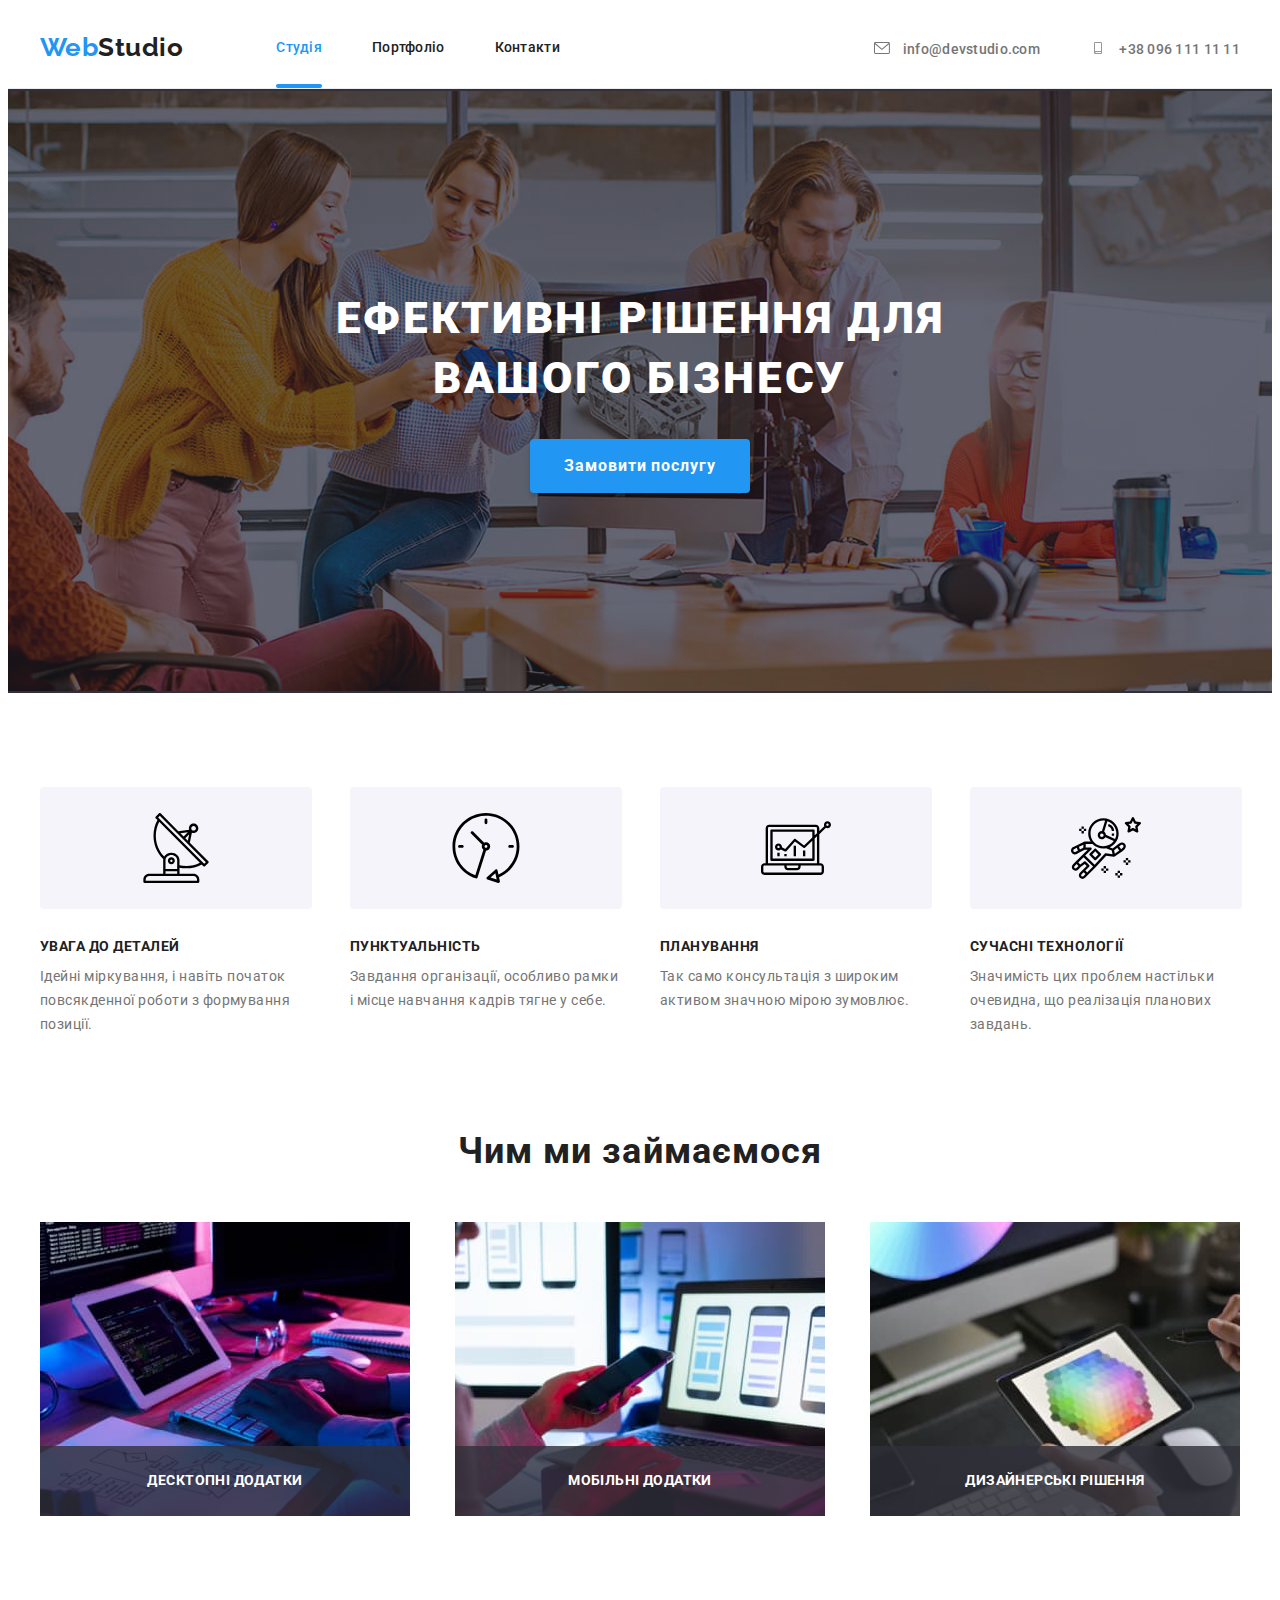
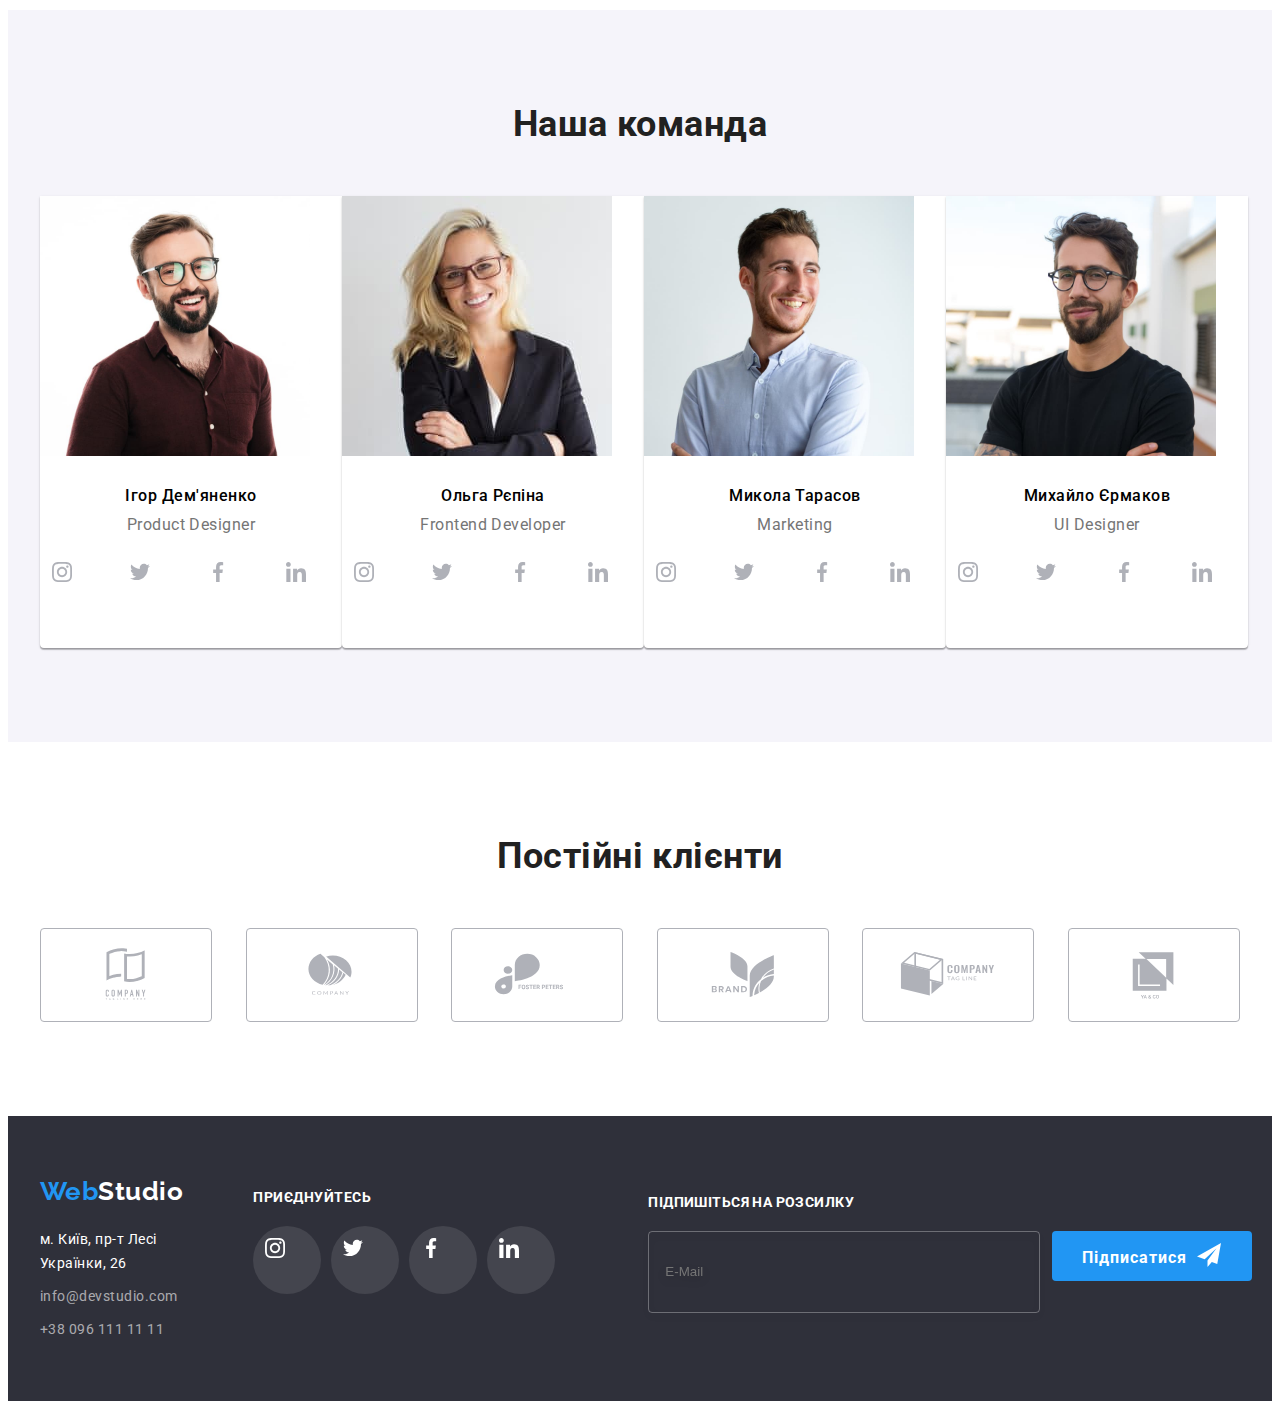
<file: index.html>
<!DOCTYPE html>
<html lang="uk">
  <head>
    <meta charset="UTF-8" />
    <meta http-equiv="X-UA-Compatible" content="IE=edge" />
    <meta name="viewport" content="width=device-width, initial-scale=1.0" />
    <title>WebStudio</title>
    <link
      rel="stylesheet"
      href="https://cdnjs.cloudflare.com/ajax/libs/modern-normalize/1.1.0/modern-normalize.min.css"
      integrity="sha512-wpPYUAdjBVSE4KJnH1VR1HeZfpl1ub8YT/NKx4PuQ5NmX2tKuGu6U/JRp5y+Y8XG2tV+wKQpNHVUX03MfMFn9Q=="
      crossorigin="anonymous"
      referrerpolicy="no-referrer"
    />
    <link rel="preconnect" href="https://fonts.googleapis.com" />
    <link rel="preconnect" href="https://fonts.gstatic.com" crossorigin />
    <link
      href="https://fonts.googleapis.com/css2?family=Raleway:wght@700&family=Roboto:wght@400;500;700;900&display=swap"
      rel="stylesheet"
    />
    <link rel="stylesheet" href="./css/style.css" />
  </head>

  <body>
    <header class="hat">
      <div class="container hat-flex">
        <nav class="hat-navi">
          <a href="./index.html" class="hat-logo">
            <span class="firstlogo">Web</span
            ><span class="secondlogo">Studio</span>
          </a>
          <ul class="link-navi reset">
            <li>
              <a class="link current blue-line line-anim" href="./index.html"
                >Студія</a
              >
            </li>
            <li>
              <a href="./portfolio.html" class="blue-line line-anim"
                >Портфоліо</a
              >
            </li>
            <li>
              <a href="./contacts.html" class="blue-line line-anim">Контакти</a>
            </li>
          </ul>
        </nav>
        <ul class="hat-contact reset">
          <li>
            <a
              href="mailto:info@devstudio.com"
              target="_blank"
              rel="noopener norefferer nofollow"
              class="mailto"
              ><svg
                class="icon-envelope icon-contact"
                style="width: 16; height: 12"
              >
                <use href="./images/icons.svg#icon-envelope"></use>
              </svg>
              info@devstudio.com</a
            >
          </li>
          <li>
            <a class="tell" href="tel:+380961111111"
              ><svg
                class="icon-smartphone icon-contact"
                style="width: 16; height: 12"
              >
                <use href="./images/icons.svg#icon-smartphone"></use>
              </svg>
              +38 096 111 11 11</a
            >
          </li>
        </ul>
      </div>
    </header>

    <main>
      <section class="hero">
        <div class="container">
          <div class="hero-content">
            <h1 class="hero-phrase">Ефективні рішення для вашого бізнесу</h1>
            <button type="button" class="button-hero" data-modal-open>
              Замовити послугу
            </button>
          </div>
        </div>
      </section>

      <section class="quality">
        <div class="container">
          <h2 class="visually-hidden">quality</h2>
          <ul class="reset quality-flex">
            <li>
              <div class="wrapper">
                <svg class="button-icon" width="70" height="70">
                  <use href="./images/icons.svg#icon-antenna"></use>
                </svg>
              </div>
              <h3 class="fact">увага до деталей</h3>
              <p class="descr">
                Ідейні міркування, і навіть початок повсякденної роботи з
                формування позиції.
              </p>
            </li>
            <li>
              <div class="wrapper">
                <svg class="button-icon" width="70" height="70">
                  <use href="./images/icons.svg#icon-clock"></use>
                </svg>
              </div>
              <h3 class="fact">пунктуальність</h3>
              <p class="descr">
                Завдання організації, особливо рамки і місце навчання кадрів
                тягне у себе.
              </p>
            </li>
            <li>
              <div class="wrapper">
                <svg class="button-icon" width="70" height="70">
                  <use href="./images/icons.svg#icon-diagram"></use>
                </svg>
              </div>
              <h3 class="fact">планування</h3>
              <p class="descr">
                Так само консультація з широким активом значною мірою зумовлює.
              </p>
            </li>
            <li>
              <div class="wrapper">
                <svg class="button-icon" width="70" height="70">
                  <use href="./images/icons.svg#icon-astronaut"></use>
                </svg>
              </div>
              <h3 class="fact">сучасні технології</h3>
              <p class="descr">
                Значимість цих проблем настільки очевидна, що реалізація
                планових завдань.
              </p>
            </li>
          </ul>
        </div>
      </section>

      <section class="work">
        <div class="container work-box">
          <h2>Чим ми займаємося</h2>
          <ul class="reset work-flex">
            <li>
              <img src="./images/box_one.jpg" alt="кодування" width="370" />
              <div class="ovarlay">
                <p class="post-text">Десктопні додатки</p>
              </div>
            </li>
            <li>
              <img
                src="./images/box_two.jpg"
                alt="створення застосунків"
                width="370"
              />
              <div class="ovarlay">
                <p class="post-text">Мобільні додатки</p>
              </div>
            </li>
            <li>
              <img src="./images/box_three.jpg" alt="дизайн" width="370" />
              <div class="ovarlay">
                <p class="post-text">Дизайнерські рішення</p>
              </div>
            </li>
          </ul>
        </div>
      </section>

      <section class="team">
        <div class="container">
          <h2>Наша команда</h2>
          <ul class="reset team-flex">
            <li class="persona">
              <img
                src="./images/img_igor.jpg"
                alt="Фото        Ігора"
                width="270"
              />
              <div class="team-descr">
                <h3>Ігор Дем'яненко</h3>
                <p>Product Designer</p>
                <ul class="personal-social">
                  <li>
                    <a href="http://instagram.com">
                      <svg width="20" height="20">
                        <use href="./images/icons.svg#icon-instagram"></use>
                      </svg>
                    </a>
                  </li>
                  <li>
                    <a href="http://twitter.com">
                      <svg width="20" height="20">
                        <use href="./images/icons.svg#icon-twitter"></use>
                      </svg>
                    </a>
                  </li>
                  <li>
                    <a href="http://facebook.com">
                      <svg width="20" height="20">
                        <use href="./images/icons.svg#icon-facebook"></use>
                      </svg>
                    </a>
                  </li>
                  <li>
                    <a href="http://linkedi.com">
                      <svg width="20" height="20">
                        <use href="./images/icons.svg#icon-linkedi"></use>
                      </svg>
                    </a>
                  </li>
                </ul>
              </div>
            </li>
            <li class="persona">
              <img
                src="./images/img_olya.jpg"
                alt="Фото      Ольги"
                width="270"
              />
              <div class="team-descr">
                <h3>Ольга Рєпіна</h3>
                <p>Frontend Developer</p>
                <ul class="personal-social">
                  <li>
                    <a href="http://instagram.com">
                      <svg width="20" height="20">
                        <use href="./images/icons.svg#icon-instagram"></use>
                      </svg>
                    </a>
                  </li>
                  <li>
                    <a href="http://twitter.com">
                      <svg width="20" height="20">
                        <use href="./images/icons.svg#icon-twitter"></use>
                      </svg>
                    </a>
                  </li>
                  <li>
                    <a href="http://facebook.com">
                      <svg width="20" height="20">
                        <use href="./images/icons.svg#icon-facebook"></use>
                      </svg>
                    </a>
                  </li>
                  <li>
                    <a href="http://linkedi.com">
                      <svg width="20" height="20">
                        <use href="./images/icons.svg#icon-linkedi"></use>
                      </svg>
                    </a>
                  </li>
                </ul>
              </div>
            </li>

            <li class="persona">
              <img
                src="./images/img_mikola.jpg"
                alt="Фото      Миколи"
                width="270"
              />
              <div class="team-descr">
                <h3>Микола Тарасов</h3>
                <p>Marketing</p>
                <ul class="personal-social">
                  <li>
                    <a href="http://instagram.com">
                      <svg width="20" height="20">
                        <use href="./images/icons.svg#icon-instagram"></use>
                      </svg>
                    </a>
                  </li>
                  <li>
                    <a href="http://twitter.com">
                      <svg width="20" height="20">
                        <use href="./images/icons.svg#icon-twitter"></use>
                      </svg>
                    </a>
                  </li>
                  <li>
                    <a href="http://facebook.com">
                      <svg width="20" height="20">
                        <use href="./images/icons.svg#icon-facebook"></use>
                      </svg>
                    </a>
                  </li>
                  <li>
                    <a href="http://linkedi.com">
                      <svg width="20" height="20">
                        <use href="./images/icons.svg#icon-linkedi"></use>
                      </svg>
                    </a>
                  </li>
                </ul>
              </div>
            </li>
            <li class="persona">
              <img
                src="./images/img_michael.jpg"
                alt="Фото      Михайла"
                width="270"
              />
              <div class="team-descr">
                <h3>Михайло Єрмаков</h3>
                <p>UI Designer</p>
                <ul class="personal-social">
                  <li>
                    <a href="http://instagram.com">
                      <svg width="20" height="20">
                        <use href="./images/icons.svg#icon-instagram"></use>
                      </svg>
                    </a>
                  </li>
                  <li>
                    <a href="http://twitter.com">
                      <svg width="20" height="20">
                        <use href="./images/icons.svg#icon-twitter"></use>
                      </svg>
                    </a>
                  </li>
                  <li>
                    <a href="http://facebook.com">
                      <svg width="20" height="20">
                        <use href="./images/icons.svg#icon-facebook"></use>
                      </svg>
                    </a>
                  </li>
                  <li>
                    <a href="http://linkedi.com">
                      <svg width="20" height="20">
                        <use href="./images/icons.svg#icon-linkedi"></use>
                      </svg>
                    </a>
                  </li>
                </ul>
              </div>
            </li>
          </ul>
        </div>
      </section>
      <section class="clients">
        <div class="container">
          <h2 class="clients-phrase">Постійні клієнти</h2>
          <ul>
            <li class="brand">
              <a class="link-company" href="">
                <svg class="branded-logo" width="106" height="60">
                  <use href="./images/icons.svg#icon-Logo-1"></use>
                </svg>
              </a>
            </li>
            <li>
              <a class="link-company" href="">
                <svg class="branded-logo" width="106" height="60">
                  <use href="./images/icons.svg#icon-Logo-2"></use>
                </svg>
              </a>
            </li>
            <li>
              <a class="link-company" href="">
                <svg class="branded-logo" width="106" height="60">
                  <use href="./images/icons.svg#icon-Logo-3"></use>
                </svg>
              </a>
            </li>
            <li>
              <a class="link-company" href="">
                <svg class="branded-logo" width="106" height="60">
                  <use href="./images/icons.svg#icon-Logo-4"></use>
                </svg>
              </a>
            </li>
            <li>
              <a class="link-company" href="">
                <svg class="branded-logo" width="106" height="60">
                  <use href="./images/icons.svg#icon-Logo-5"></use>
                </svg>
              </a>
            </li>
            <li>
              <a class="link-company" href="">
                <svg class="branded-logo" width="106" height="60">
                  <use href="./images/icons.svg#icon-Logo"></use>
                </svg>
              </a>
            </li>
          </ul>
        </div>
      </section>
    </main>

    <footer class="section-footer">
      <div class="container footer-box">
        <div class="footer-address">
          <a href="./" class="logofooter">
            <span class="thirdlogo">Web</span
            ><span class="fourthlogo">Studio</span>
          </a>
          <address class="footaddress">
            <a
              href="https://goo.gl/maps/dP5WaD3w5aMma61z8"
              class="maps"
              target="_blank"
              rel="nofollow noopener norefferer"
              >м. Київ, пр-т Лесі Українки, 26</a
            >
            <a
              href="mailto:info@devstudio.com"
              class="cont email"
              rel="nofollow noopener norefferer"
              >info@devstudio.com</a
            >
            <a href="tel:+380961111111" class="cont tel">+38 096 111 11 11</a>
          </address>
        </div>
        <div class="connect-social">
          <p class="connect-phrase">приєднуйтесь</p>
          <ul class="icon-soc-box">
            <li class="icon-social">
              <a class="icon-position" href="https://www.instagram.com/">
                <svg class="iconlink" width="20" height="20">
                  <use href="./images/icons.svg#icon-instagram"></use>
                </svg>
              </a>
            </li>
            <li class="icon-social">
              <a class="icon-position" href="https://twitter.com/?lang=uk">
                <svg class="iconlink" width="20" height="20">
                  <use href="./images/icons.svg#icon-twitter"></use>
                </svg>
              </a>
            </li>
            <li class="icon-social">
              <a class="icon-position" href="https://www.facebook.com/">
                <svg class="iconlink" width="20" height="20">
                  <use href="./images/icons.svg#icon-facebook"></use>
                </svg>
              </a>
            </li>
            <li class="icon-social">
              <a class="icon-position" href="https://www.linkedin.com">
                <svg class="iconlink" width="20" height="20">
                  <use href="./images/icons.svg#icon-linkedi"></use>
                </svg>
              </a>
            </li>
          </ul>
        </div>
        <div class="subscription-social">
          <strong class="footer-form-title">Підпишіться на розсилку</strong>
          <form class="form-social">
            <label class="label-form-social">
              <input
                class="input-form-social"
                type="email"
                name="mail"
                placeholder="E-Mail"
            /></label>
            <button class="btn-submit-social" type="sumbit">
              Підписатися
              <svg class="form-sub-icon" width="24" height="24">
                <use href="./images/icons.svg#icon-icon-send"></use>
              </svg>
            </button>
          </form>
        </div>
      </div>
    </footer>
    <div class="backdrop is-hidden" data-modal>
      <div class="modal modal-animation">
        <button class="close-btn" data-modal-close>
          <svg class="close-modal" width="18" height="18">
            <use href="./images/icons.svg#icon-close-black"></use>
          </svg>
        </button>
        <strong class="modal-form-title"
          >Залиште свої дані, ми вам передзвонимо</strong
        >
        <form class="modal-form">
          <label class="modal-form-label"
            >Ім'я
            <div class="modal-form-wrapper" role="group">
              <input class="modal-form-feild" name="name" type="text" />
              <svg class="modal-form-icon" width="18" height="18">
                <use href="./images/icons.svg#icon-person-black"></use>
              </svg>
            </div>
          </label>
          <label class="modal-form-label"
            >Телефон
            <div class="modal-form-wrapper" role="group">
              <input class="modal-form-feild" name="phone" type="tel" />
              <svg class="modal-form-icon" width="18" height="18">
                <use href="./images/icons.svg#icon-phone-black"></use>
              </svg>
            </div>
          </label>
          <label class="modal-form-label"
            >Пошта
            <div class="modal-form-wrapper" role="group">
              <input class="modal-form-feild" name="mail" type="email" />
              <svg class="modal-form-icon" width="18" height="18">
                <use href="./images/icons.svg#icon-email-black"></use>
              </svg>
            </div>
          </label>
          <label class="form-label-coments"
            >Коментар
            <textarea
              class="modal-form-coments"
              name="coments"
              rows="6"
              placeholder="Введіть текст"
            ></textarea>
          </label>
          <div class="modal-form-chek" role="group">
            <input
              class="modal-form-checkbox"
              type="checkbox"
              name="policy"
              id="checkbox"
            />
            <span class="checkbox-icon"></span>
            <label class="form-label-checkbox" for="checkbox">
              Погоджуюся з розсилкою та приймаю
              <a class="modal-form-link" href="">Умови договору</a>
            </label>
          </div>
          <button class="modal-form-button button" type="submit">
            Відправити
          </button>
        </form>
      </div>
    </div>
    <script src="./js/modal.js"></script>
  </body>
</html>
</file>
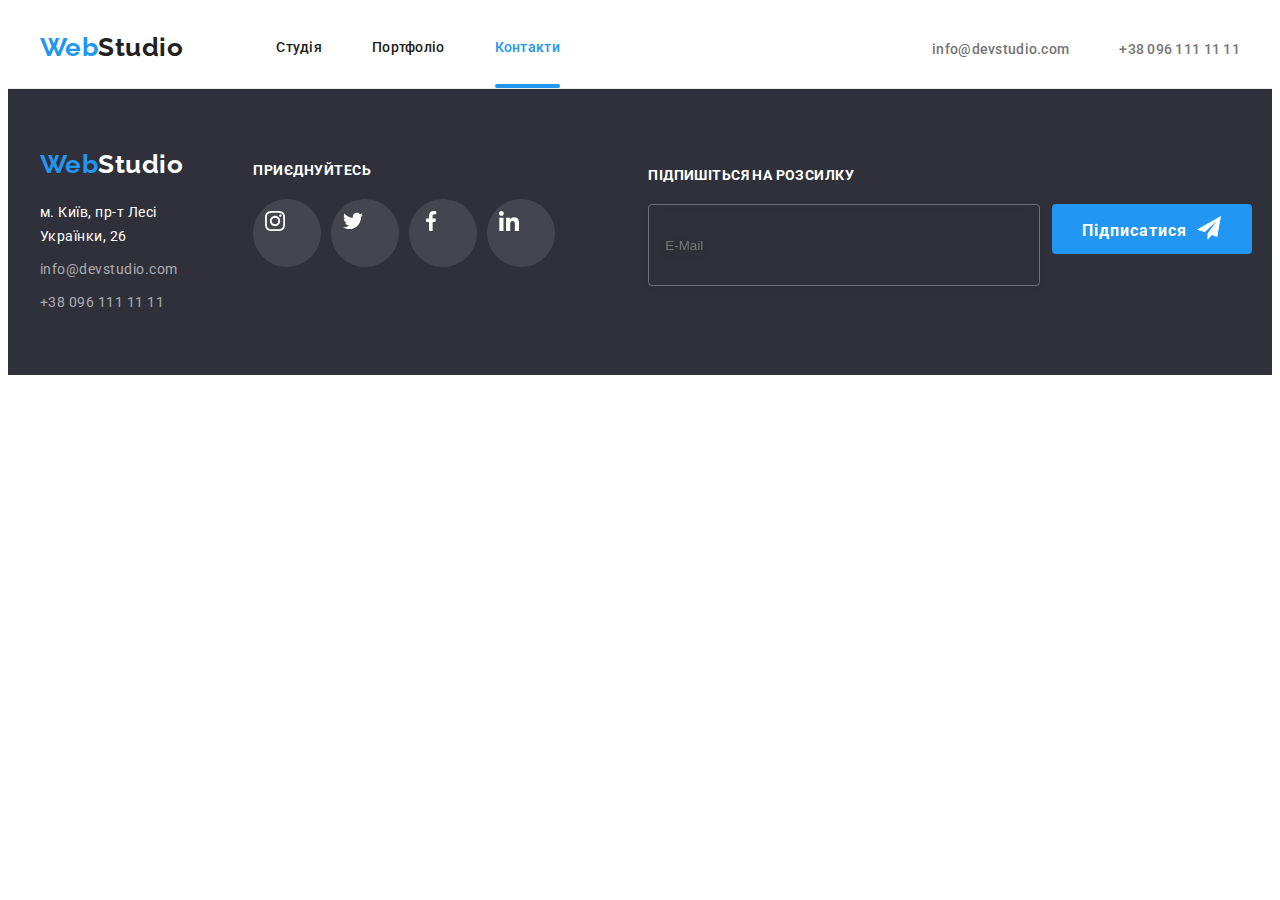
<file: contacts.html>
<!DOCTYPE html>
<html lang="uk">
  <head>
    <meta charset="UTF-8" />
    <meta http-equiv="X-UA-Compatible" content="IE=edge" />
    <meta name="viewport" content="width=device-width, initial-scale=1.0" />
    <title>Portfolio</title>
    <link
      rel="stylesheet"
      href="https://cdnjs.cloudflare.com/ajax/libs/modern-normalize/1.1.0/modern-normalize.min.css"
      integrity="sha512-wpPYUAdjBVSE4KJnH1VR1HeZfpl1ub8YT/NKx4PuQ5NmX2tKuGu6U/JRp5y+Y8XG2tV+wKQpNHVUX03MfMFn9Q=="
      crossorigin="anonymous"
      referrerpolicy="no-referrer"
    />
    <link rel="preconnect" href="https://fonts.googleapis.com" />
    <link rel="preconnect" href="https://fonts.gstatic.com" crossorigin />
    <link
      href="https://fonts.googleapis.com/css2?family=Raleway:wght@700&family=Roboto:wght@400;500;700;900&display=swap"
      rel="stylesheet"
    />
    <link rel="stylesheet" href="./css/style.css" />
  </head>

  <body>
    <header class="hat">
      <div class="container hat-flex">
        <nav class="hat-navi">
          <a href="./" class="hat-logo">
            <span class="firstlogo">Web</span
            ><span class="secondlogo">Studio</span>
          </a>
          <ul class="link-navi reset">
            <li><a href="./index.html" class="blue-line">Студія</a></li>
            <li><a href="./portfolio.html" class="blue-line">Портфоліо</a></li>
            <li>
              <a class="link current blue-line" href="./contacts.html"
                >Контакти</a
              >
            </li>
          </ul>
        </nav>
        <ul class="hat-contact reset">
          <li>
            <a
              href="mailto:info@devstudio.com"
              target="_blank"
              rel="noopener norefferer nofollow"
              >info@devstudio.com</a
            >
          </li>
          <li>
            <a href="tel:+380961111111">+38 096 111 11 11</a>
          </li>
        </ul>
      </div>
    </header>

    <main></main>

    <footer class="section-footer">
      <div class="container footer-box">
        <div class="footer-address">
          <a href="./" class="logofooter">
            <span class="thirdlogo">Web</span
            ><span class="fourthlogo">Studio</span>
          </a>
          <address class="footaddress">
            <a
              href="https://goo.gl/maps/dP5WaD3w5aMma61z8"
              class="maps"
              target="_blank"
              rel="nofollow noopener norefferer"
              >м. Київ, пр-т Лесі Українки, 26</a
            >
            <a
              href="mailto:info@devstudio.com"
              class="cont email"
              rel="nofollow noopener norefferer"
              >info@devstudio.com</a
            >
            <a href="tel:+380961111111" class="cont tel">+38 096 111 11 11</a>
          </address>
        </div>
        <div class="connect-social">
          <p class="connect-phrase">приєднуйтесь</p>
          <ul class="icon-soc-box">
            <li class="icon-social">
              <a class="icon-position" href="https://www.instagram.com/">
                <svg class="iconlink" width="20" height="20">
                  <use href="./images/icons.svg#icon-instagram"></use>
                </svg>
              </a>
            </li>
            <li class="icon-social">
              <a class="icon-position" href="https://twitter.com/?lang=uk">
                <svg class="iconlink" width="20" height="20">
                  <use href="./images/icons.svg#icon-twitter"></use>
                </svg>
              </a>
            </li>
            <li class="icon-social">
              <a class="icon-position" href="https://www.facebook.com/">
                <svg class="iconlink" width="20" height="20">
                  <use href="./images/icons.svg#icon-facebook"></use>
                </svg>
              </a>
            </li>
            <li class="icon-social">
              <a class="icon-position" href="https://www.linkedin.com">
                <svg class="iconlink" width="20" height="20">
                  <use href="./images/icons.svg#icon-linkedi"></use>
                </svg>
              </a>
            </li>
          </ul>
        </div>
        <div class="subscription-social">
          <strong class="footer-form-title">Підпишіться на розсилку</strong>
          <form class="form-social">
            <label class="label-form-social">
              <input
                class="input-form-social"
                type="email"
                name="mail"
                placeholder="E-Mail"
            /></label>
            <button class="btn-submit-social" type="sumbit">
              Підписатися
              <svg class="form-sub-icon" width="24" height="24">
                <use href="./images/icons.svg#icon-icon-send"></use>
              </svg>
            </button>
          </form>
        </div>
      </div>
    </footer>
  </body>
  <script src="./js/modal.js"></script>
</html>
</file>
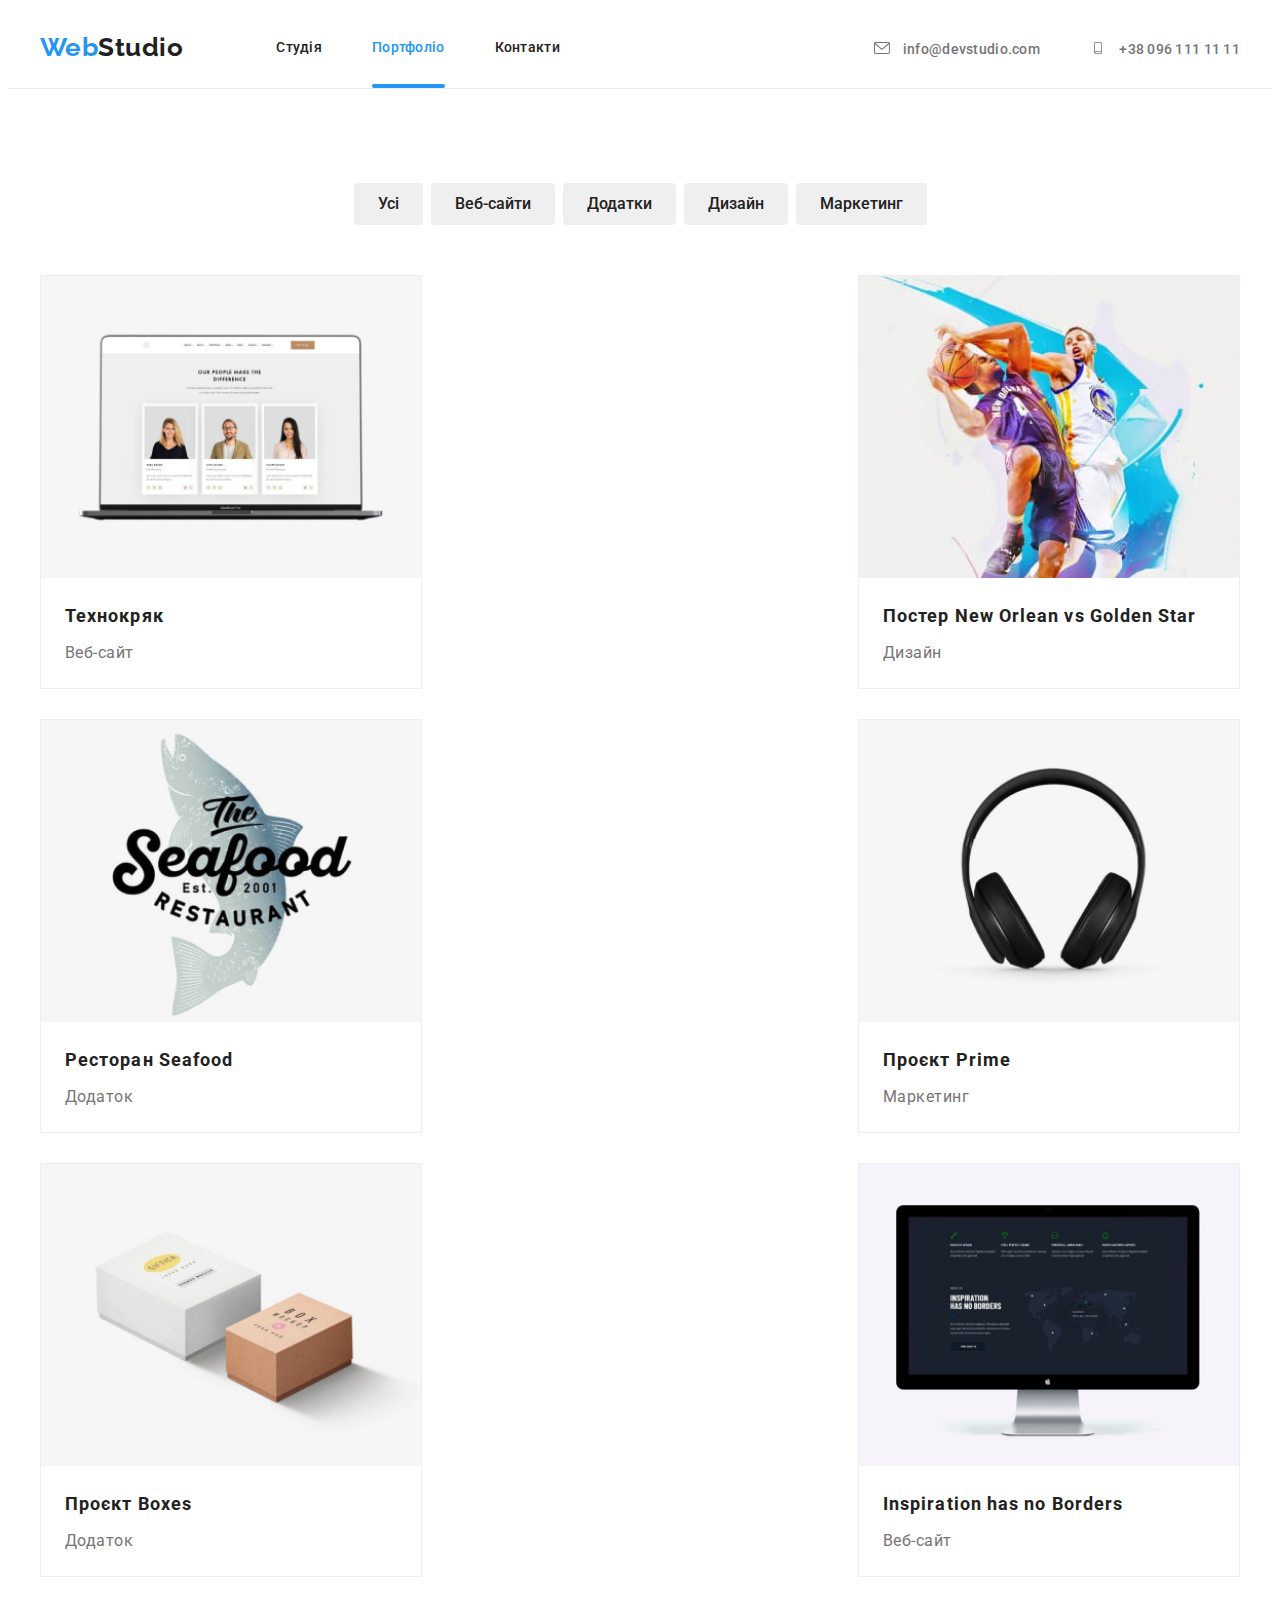
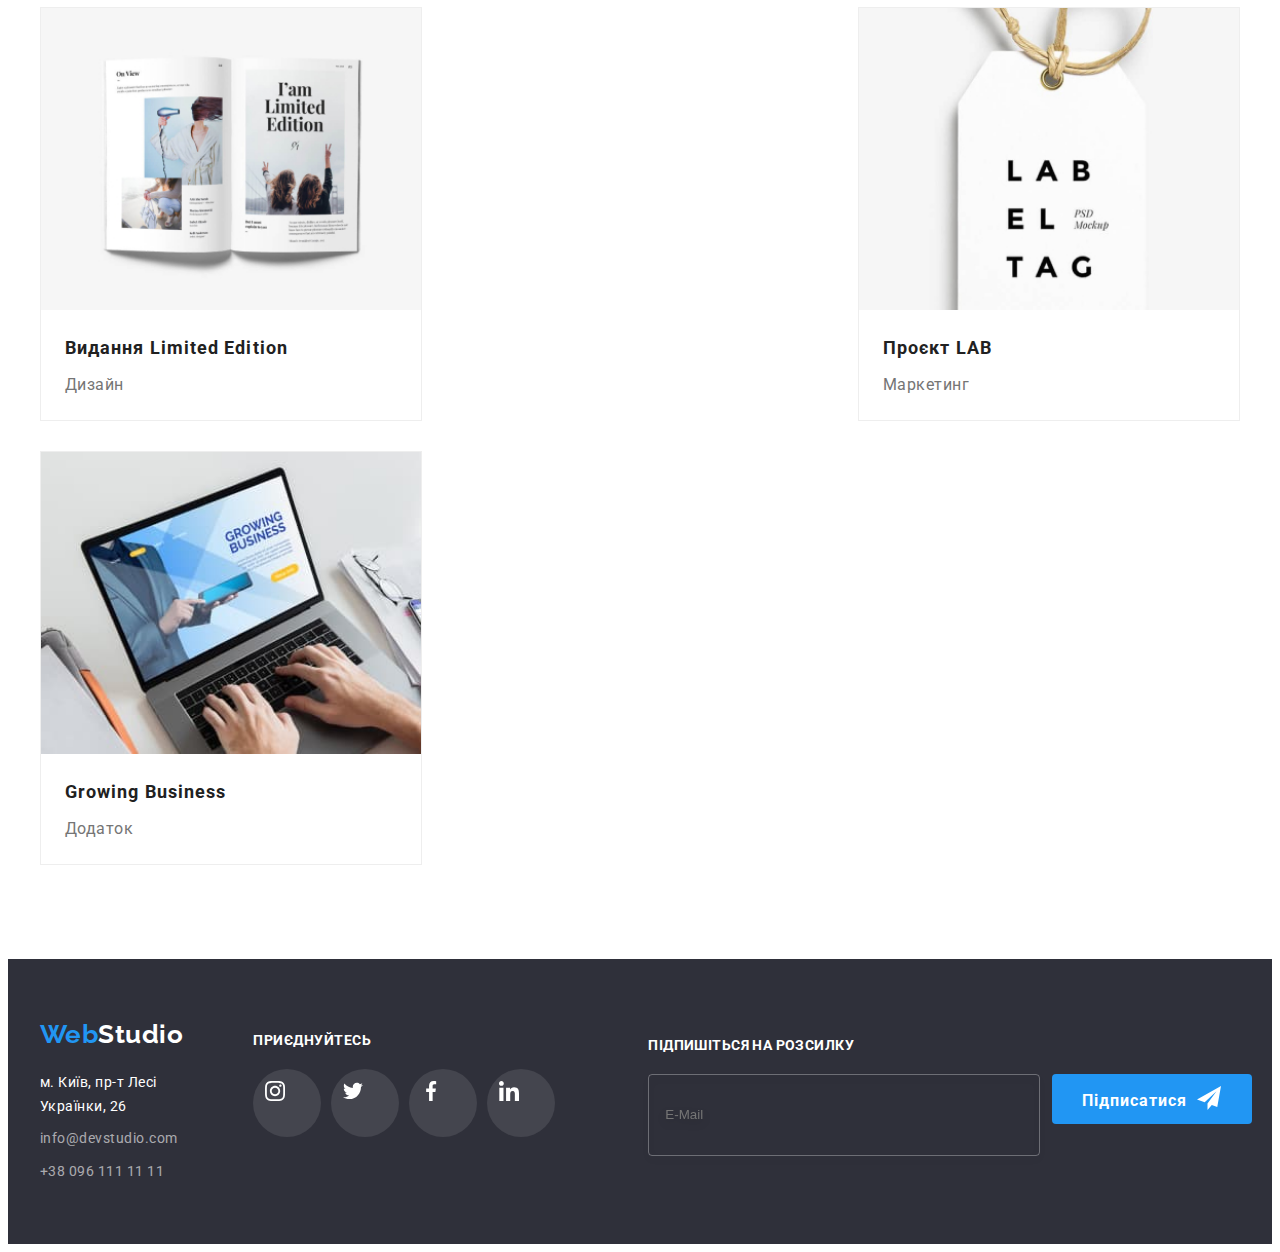
<file: portfolio.html>
<!DOCTYPE html>
<html lang="uk">
  <head>
    <meta charset="UTF-8" />
    <meta http-equiv="X-UA-Compatible" content="IE=edge" />
    <meta name="viewport" content="width=device-width, initial-scale=1.0" />
    <title>Portfolio</title>
    <link
      rel="stylesheet"
      href="https://cdnjs.cloudflare.com/ajax/libs/modern-normalize/1.1.0/modern-normalize.min.css"
      integrity="sha512-wpPYUAdjBVSE4KJnH1VR1HeZfpl1ub8YT/NKx4PuQ5NmX2tKuGu6U/JRp5y+Y8XG2tV+wKQpNHVUX03MfMFn9Q=="
      crossorigin="anonymous"
      referrerpolicy="no-referrer"
    />
    <link rel="preconnect" href="https://fonts.googleapis.com" />
    <link rel="preconnect" href="https://fonts.gstatic.com" crossorigin />
    <link
      href="https://fonts.googleapis.com/css2?family=Raleway:wght@700&family=Roboto:wght@400;500;700;900&display=swap"
      rel="stylesheet"
    />
    <link rel="stylesheet" href="./css/style.css" />
  </head>

  <body>
    <header class="hat">
      <div class="container hat-flex">
        <nav class="hat-navi">
          <a href="./" class="hat-logo">
            <span class="firstlogo">Web</span
            ><span class="secondlogo">Studio</span>
          </a>
          <ul class="link-navi reset">
            <li><a href="./index.html" class="blue-line">Студія</a></li>
            <li>
              <a class="link current blue-line" href="./portfolio.html"
                >Портфоліо</a
              >
            </li>
            <li><a href="./contacts.html" class="blue-line">Контакти</a></li>
          </ul>
        </nav>
        <ul class="hat-contact reset">
          <li>
            <a
              href="mailto:info@devstudio.com"
              target="_blank"
              rel="noopener norefferer nofollow"
              class="mailto"
              ><svg
                class="icon-envelope icon-contact"
                style="width: 16; height: 12"
              >
                <use href="./images/icons.svg#icon-envelope"></use>
              </svg>
              info@devstudio.com</a
            >
          </li>
          <li>
            <a class="tell" href="tel:+380961111111"
              ><svg
                class="icon-smartphone icon-contact"
                style="width: 16; height: 12"
              >
                <use href="./images/icons.svg#icon-smartphone"></use>
              </svg>
              +38 096 111 11 11</a
            >
          </li>
        </ul>
      </div>
    </header>

    <main>
      <section class="product filters">
        <div class="container filter-flex">
          <h1 class="visually-hidden">Приклади робіт</h1>
          <ul class="btn-section reset">
            <li><button type="button" class="btn-filter">Усі</button></li>
            <li><button type="button" class="btn-filter">Веб-сайти</button></li>
            <li><button type="button" class="btn-filter">Додатки</button></li>
            <li><button type="button" class="btn-filter">Дизайн</button></li>
            <li><button type="button" class="btn-filter">Маркетинг</button></li>
          </ul>
          <ul class="product-link reset">
            <li class="item-card">
              <a href="" class="card-hover">
                <div class="item-thumb">
                  <img
                    src="./images/imgboxone.jpg"
                    alt="технокряк вебсайт"
                    width="370"
                  />
                  <div class="item-overlay">
                    <p class="item-overlay-text">
                      Ресурс пропонує комплексні пропозиції з різним рівнем
                      функціоналу та сервісів. Все це дозволить відвідувачу
                      отримати вичерпні відомості про компанію чи приватну
                      особу.
                    </p>
                  </div>
                </div>

                <div class="card-title">
                  <h2>Технокряк</h2>
                  <p>Веб-сайт</p>
                </div>
              </a>
            </li>
            <li class="item-card">
              <a href="" class="card-hover">
                <div class="item-thumb">
                  <img
                    src="./images/imgboxtwo.jpg"
                    alt="постер протистояння"
                    width="370"
                  />
                  <div class="item-overlay">
                    <p class="item-overlay-text">
                      Ресурс пропонує комплексні пропозиції з різним рівнем
                      функціоналу та сервісів. Все це дозволить відвідувачу
                      отримати вичерпні відомості про компанію чи приватну
                      особу.
                    </p>
                  </div>
                </div>
                <div class="card-title">
                  <h2>Постер New Orlean vs Golden Star</h2>
                  <p>Дизайн</p>
                </div>
              </a>
            </li>
            <li class="item-card">
              <a href="" class="card-hover">
                <div class="item-thumb">
                  <img
                    src="./images/imgboxthree.jpg"
                    alt="ресторан сеофуд"
                    width="370"
                  />
                  <div class="item-overlay">
                    <p class="item-overlay-text">
                      Ресурс пропонує комплексні пропозиції з різним рівнем
                      функціоналу та сервісів. Все це дозволить відвідувачу
                      отримати вичерпні відомості про компанію чи приватну
                      особу.
                    </p>
                  </div>
                </div>
                <div class="card-title">
                  <h2>Ресторан Seafood</h2>
                  <p>Додаток</p>
                </div>
              </a>
            </li>
            <li class="item-card">
              <a href="" class="card-hover">
                <div class="item-thumb">
                  <img
                    src="./images/imgboxfour.jpg"
                    alt="проект праймер"
                    width="370"
                  />
                  <div class="item-overlay">
                    <p class="item-overlay-text">
                      Ресурс пропонує комплексні пропозиції з різним рівнем
                      функціоналу та сервісів. Все це дозволить відвідувачу
                      отримати вичерпні відомості про компанію чи приватну
                      особу.
                    </p>
                  </div>
                </div>
                <div class="card-title">
                  <h2>Проєкт Prime</h2>
                  <p>Маркетинг</p>
                </div>
              </a>
            </li>
            <li class="item-card">
              <a href="" class="card-hover">
                <div class="item-thumb">
                  <img
                    src="./images/imgboxfive.jpg"
                    alt="проект коробка"
                    width="370"
                  />
                  <div class="item-overlay">
                    <p class="item-overlay-text">
                      Ресурс пропонує комплексні пропозиції з різним рівнем
                      функціоналу та сервісів. Все це дозволить відвідувачу
                      отримати вичерпні відомості про компанію чи приватну
                      особу.
                    </p>
                  </div>
                </div>
                <div class="card-title">
                  <h2>Проєкт Boxes</h2>
                  <p>Додаток</p>
                </div>
              </a>
            </li>
            <li class="item-card">
              <a href="" class="card-hover">
                <div class="item-thumb">
                  <img
                    src="./images/imgboxsix.jpg"
                    alt="інспірація без рамок"
                    width="370"
                  />
                  <div class="item-overlay">
                    <p class="item-overlay-text">
                      Ресурс пропонує комплексні пропозиції з різним рівнем
                      функціоналу та сервісів. Все це дозволить відвідувачу
                      отримати вичерпні відомості про компанію чи приватну
                      особу.
                    </p>
                  </div>
                </div>
                <div class="card-title">
                  <h2>Inspiration has no Borders</h2>
                  <p>Веб-сайт</p>
                </div>
              </a>
            </li>
            <li class="item-card">
              <a href="" class="card-hover">
                <div class="item-thumb">
                  <img
                    src="./images/imgboxseven.jpg"
                    alt="лімітовані видання"
                    width="370"
                  />
                  <div class="item-overlay">
                    <p class="item-overlay-text">
                      Ресурс пропонує комплексні пропозиції з різним рівнем
                      функціоналу та сервісів. Все це дозволить відвідувачу
                      отримати вичерпні відомості про компанію чи приватну
                      особу.
                    </p>
                  </div>
                </div>
                <div class="card-title">
                  <h2>Видання Limited Edition</h2>
                  <p>Дизайн</p>
                </div>
              </a>
            </li>
            <li class="item-card">
              <a href="" class="card-hover">
                <div class="item-thumb">
                  <img
                    src="./images/imgboxeight.jpg"
                    alt="маркетинговий проект лаб "
                    width="370"
                  />
                  <div class="item-overlay">
                    <p class="item-overlay-text">
                      Ресурс пропонує комплексні пропозиції з різним рівнем
                      функціоналу та сервісів. Все це дозволить відвідувачу
                      отримати вичерпні відомості про компанію чи приватну
                      особу.
                    </p>
                  </div>
                </div>
                <div class="card-title">
                  <h2>Проєкт LAB</h2>
                  <p>Маркетинг</p>
                </div>
              </a>
            </li>
            <li class="item-card">
              <a href="" class="card-hover">
                <div class="item-thumb">
                  <img
                    src="./images/imgboxnine.jpg"
                    alt="бізнес додаток"
                    width="370"
                  />
                  <div class="item-overlay">
                    <p class="item-overlay-text">
                      Ресурс пропонує комплексні пропозиції з різним рівнем
                      функціоналу та сервісів. Все це дозволить відвідувачу
                      отримати вичерпні відомості про компанію чи приватну
                      особу.
                    </p>
                  </div>
                </div>
                <div class="card-title">
                  <h2>Growing Business</h2>
                  <p>Додаток</p>
                </div>
              </a>
            </li>
          </ul>
        </div>
      </section>
    </main>

    <footer class="section-footer">
      <div class="container footer-box">
        <div class="footer-address">
          <a href="./" class="logofooter">
            <span class="thirdlogo">Web</span
            ><span class="fourthlogo">Studio</span>
          </a>
          <address class="footaddress">
            <a
              href="https://goo.gl/maps/dP5WaD3w5aMma61z8"
              class="maps"
              target="_blank"
              rel="nofollow noopener norefferer"
              >м. Київ, пр-т Лесі Українки, 26</a
            >
            <a
              href="mailto:info@devstudio.com"
              class="cont email"
              rel="nofollow noopener norefferer"
              >info@devstudio.com</a
            >
            <a href="tel:+380961111111" class="cont tel">+38 096 111 11 11</a>
          </address>
        </div>
        <div class="connect-social">
          <p class="connect-phrase">приєднуйтесь</p>
          <ul class="icon-soc-box">
            <li class="icon-social">
              <a class="icon-position" href="https://www.instagram.com/">
                <svg class="iconlink" width="20" height="20">
                  <use href="./images/icons.svg#icon-instagram"></use>
                </svg>
              </a>
            </li>
            <li class="icon-social">
              <a class="icon-position" href="https://twitter.com/?lang=uk">
                <svg class="iconlink" width="20" height="20">
                  <use href="./images/icons.svg#icon-twitter"></use>
                </svg>
              </a>
            </li>
            <li class="icon-social">
              <a class="icon-position" href="https://www.facebook.com/">
                <svg class="iconlink" width="20" height="20">
                  <use href="./images/icons.svg#icon-facebook"></use>
                </svg>
              </a>
            </li>
            <li class="icon-social">
              <a class="icon-position" href="https://www.linkedin.com">
                <svg class="iconlink" width="20" height="20">
                  <use href="./images/icons.svg#icon-linkedi"></use>
                </svg>
              </a>
            </li>
          </ul>
        </div>
        <div class="subscription-social">
          <strong class="footer-form-title">Підпишіться на розсилку</strong>
          <form class="form-social">
            <label class="label-form-social">
              <input
                class="input-form-social"
                type="email"
                name="mail"
                placeholder="E-Mail"
            /></label>
            <button class="btn-submit-social" type="sumbit">
              Підписатися
              <svg class="form-sub-icon" width="24" height="24">
                <use href="./images/icons.svg#icon-icon-send"></use>
              </svg>
            </button>
          </form>
        </div>
      </div>
    </footer>
  </body>
  <script src="./js/modal.js"></script>
</html>
</file>
<file: css/style.css>
:root {
  --general-gray-text: #757575;
  --second-black-text: #212121;
  --color-white: #ffffff;
  --color-blue: #2196f3;
  --color-footer: #2f303a;
  --layout-bcg: rgba(47, 48, 58, 0.4);
  --border-color: #f5f4fa;
  --bcg-icon: rgba(255, 255, 255, 0.1);
}

/* для body */
body {
  background-color: var(--color-white);
  font-family: Roboto, sans-serif;
  letter-spacing: 0.03em;
}
ul {
  list-style: none;
  padding-left: 0;
}
.reset {
  margin-top: 0;
  margin-bottom: 0;
}
.container {
  padding-left: 15px;
  padding-right: 15px;
  width: 1200px;
  margin-left: auto;
  margin-right: auto;
}
/* шапка\хедер */
.hat {
  background-color: var(--color-white);
  border-bottom: 1px solid #ececec;
}

/* Логотип */

.hat-logo {
  display: flex;
  align-items: center;
  padding-top: 24px;
  padding-bottom: 25px;
  margin-right: 93px;

  text-decoration: none;
  font-family: "Raleway";
  font-weight: 700;
  font-size: 26px;
  line-height: 1.2;
}
.firstlogo {
  color: var(--color-blue);
}
.secondlogo {
  color: var(--second-black-text);
}

/* навігація */
.hat-flex {
  display: flex;
}
.hat-flex ul {
  display: flex;
  align-items: center;
}
.hat-navi {
  display: flex;
}

.line-anim {
  color: #212121;

  transition: color 250ms cubic-bezier(0.4, 0, 0.2, 1);
}
.link-navi {
  display: flex;

  text-decoration: none;
  font-family: inherit;
  font-weight: 500;
  font-size: 14px;
  line-height: 1.14;
  letter-spacing: 0.02em;
}
.blue-line {
  padding-top: 32px;
  padding-bottom: 32px;

  font-family: inherit;
  text-decoration: none;
  color: var(--second-black-text);
}
.link-navi li:not(:last-child) {
  margin-right: 50px;
}

.link-navi li {
  position: relative;
}

.blue-line.current {
  color: var(--color-blue);
}

.blue-line.current::after {
  position: absolute;
  content: "";
  display: block;
  width: 100%;
  height: 4px;
  background-color: #2196f3;
  border-radius: 2px;
  margin-top: 28px;
  transition: transform 250ms cubic-bezier(0.4, 0, 0.2, 1),
    color 250ms cubic-bezier(0.4, 0, 0.2, 1);
}

.blue-line.current:hover:after,
.blue-line.current:focus:after {
  transform: scaleX(1);
}

/* контакти шапки */
.icon-contact {
  display: inline-block;
  margin-right: 10px;

  fill: currentColor;
}

.hat-contact {
  display: flex;
  margin-left: auto;
}
.hat-contact li:not(:last-child) {
  margin-right: 50px;
}
.hat-contact a {
  text-decoration: none;
  font-weight: 500;
  font-size: 14px;
  line-height: 1.14;
  letter-spacing: 0.02em;
  color: var(--general-gray-text);
}

.hat a:hover,
.hat a:focus {
  color: var(--color-blue);
}
/* футер */
.section-footer {
  display: flex;
  background-color: var(--color-footer);
  padding-top: 60px;
  padding-bottom: 60px;
}
.footer-box {
  display: flex;
}

/* логотип футер */
.logofooter {
  display: block;
  margin-bottom: 20px;

  text-decoration: none;
  font-family: "Raleway";
  font-weight: 700;
  font-size: 26px;
  line-height: 1.19;
}

.thirdlogo {
  color: var(--color-blue);
}

.fourthlogo {
  color: var(--color-white);
}
/* футер адреса */
.footaddress {
  text-decoration: none;
}

.maps {
  display: block;
  margin-bottom: 9px;
  font-style: normal;
  text-decoration: none;
  font-size: 14px;
  line-height: 1.74;
  color: var(--color-white);
}
.email {
  display: block;
  margin-bottom: 9px;
}
.tel {
  display: block;
}
.connect-social {
  margin-left: 70px;
}

.connect-phrase {
  text-transform: uppercase;
  font-weight: 700;
  font-size: 14px;
  line-height: 1.14;
  text-align: Left;
  vertical-align: Top;
  margin-bottom: 20px;
  color: var(--color-white);
}

.subscription-social {
  display: inline-block;
  margin-left: 93px;
  margin-top: 16px;
}

.footer-form-title {
  margin-bottom: 20px;
  font-weight: 700;
  font-size: 14px;
  line-height: 1.14;
  letter-spacing: 0.03em;
  text-transform: uppercase;
  color: rgba(255, 255, 255, 1);
}

.form-social {
  display: flex;
  gap: 12px;
  margin-top: 20px;
}

.input-form-social {
  background-color: transparent;
  width: 358px;
  height: 50px;
  border: none;
  border: 1px solid rgba(255, 255, 255, 0.3);
  filter: drop-shadow(0px 4px 4px rgba(0, 0, 0, 0.15));
  border-radius: 4px;
  color: rgba(255, 255, 255, 0.6);
  padding: 15px 16px;
  transition: outline 250ms cubic-bezier(0.4, 0, 0.2, 1);
}

.btn-submit-social {
  display: flex;
  gap: 10px;
  width: 200px;
  height: 50px;
  padding: 10px 28px;
  transition: box-shadow 250ms cubic-bezier(0.4, 0, 0.2, 1),
    background-color 250ms cubic-bezier(0.4, 0, 0.2, 1);
  border-radius: 4px;
  margin-left: auto;
  margin-right: auto;
  color: var(--color-white);
  background-color: var(--color-blue);
  font-weight: 700;
  font-size: 16px;
  line-height: 1.88;
  letter-spacing: 0.06em;
  text-align: center;
  font-family: inherit;
  border-color: transparent;
  cursor: pointer;
}

.icon-position {
  width: 44px;
  height: 44px;
  padding: 12px;
  border-radius: 50%;
  background-color: var(--bcg-icon);
  display: block;
  transition: background-color 250ms cubic-bezier(0.4, 0, 0.2, 1);
}
.clients {
  background-color: var(--color-white);
  padding-top: 94px;
  padding-bottom: 94px;
}
.clients-phrase {
  font-weight: 700;
  font-size: 36px;
  line-height: 1.16;
  text-align: center;
  margin-top: 0;
  margin-bottom: 50px;

  color: var(--second-black-text);
}
.clients ul {
  margin-top: 0;
  margin-bottom: 0;
  display: flex;
  justify-content: space-between;
}

.clients svg {
  fill: #afb1b8;
}

.iconlink {
  fill: var(--color-white);
}
.icon-soc-box {
  display: flex;
}
.icon-soc-box > li:not(:last-child) {
  margin-right: 10px;
}
.icon-position:hover,
.icon-position:focus {
  background-color: #2196f3;
}
.cont {
  font-style: normal;
  font-size: 14px;
  line-height: 1.71;
  text-decoration: none;
  color: rgba(255, 255, 255, 0.6);
}
.cont:hover,
.cont:focus {
  color: var(--color-blue);
}

/* секція герой */
.hero-content {
  margin-top: 200px;
  margin-bottom: 200px;
  text-align: center;
  width: 696px;
}
.hero .container {
  display: flex;
  justify-content: center;
  align-items: center;
}
.hero {
  margin-left: auto;
  margin-right: auto;
  max-width: 1600px;
  background-color: var(--color-footer);
  background-image: linear-gradient(
      to top,
      var(--layout-bcg),
      var(--layout-bcg)
    ),
    url(../images/Img.jpg);
  background-repeat: no-repeat;
  background-position: center;
  text-align: center;
}

.hero-phrase {
  font-weight: 900;
  font-size: 44px;
  line-height: 1.36;
  margin-top: 0;
  margin-bottom: 30px;
  text-align: center;
  letter-spacing: 0.06em;
  text-transform: uppercase;

  color: var(--color-white);
}

.button-hero {
  font-family: inherit;
  font-weight: 700;
  font-size: 16px;
  line-height: 1.875;
  cursor: pointer;
  padding: 10px 32px;
  letter-spacing: 0.06em;

  color: var(--color-white);
  background-color: var(--color-blue);
  box-shadow: 0px 4px 4px rgba(0, 0, 0, 0.15);
  border-radius: 4px;
  border-color: transparent;
}

.backdrop {
  position: fixed;
  top: 0;
  left: 0;
  width: 100%;
  height: 100%;
  background-color: rgba(0, 0, 0, 0.2);

  opacity: 1;
  transition: opacity 250ms cubic-bezier(0.4, 0, 0.2, 1);
}

.backdrop.is-hidden {
  opacity: 0;
  visibility: visible;
  pointer-events: none;
}

.backdrop.is-hidden .modal {
  transform: translate(-50%, -50%) scale(1.1);
}

.modal {
  position: absolute;
  top: 50%;
  left: 50%;
  min-width: 528px;
  min-height: 581px;
  padding: 15px;
  background-color: #ffffff;

  transform: translate(-50%, -50%) scale(1);
  transition: transform 250ms cubic-bezier(0.4, 0, 0.2, 1);
}

.modal-form {
  display: flex;
  flex-direction: column;

  font-weight: 400;
  font-size: 12px;
  line-height: 1.67;
  letter-spacing: 0.01em;
  color: rgba(117, 117, 117, 1);
}

.modal {
  position: absolute;
  top: 50%;
  left: 50%;
  width: 528px;
  height: 581px;
  padding: 40px;
  background-color: var(--color-white);
  border-radius: 4px;

  transform: translate(-50%, -50%) scale(1);
  transition: transform 250ms cubic-bezier(0.4, 0, 0.2, 1);
}

.modal-form-title {
  display: block;
  margin-top: 0;
  margin-bottom: 12px;
  margin-left: auto;
  margin-right: auto;

  font-weight: 700;
  font-size: 20px;
  line-height: 1.15;
  text-align: center;
  letter-spacing: 0.03em;
  color: rgba(33, 33, 33, 1);
}

.close-btn {
  position: absolute;
  top: 8px;
  right: 8px;

  padding: 0;

  width: 30px;
  height: 30px;
  background-color: #ffffff;
  border: 1px solid rgba(0, 0, 0, 0.1);
  border-radius: 50%;
  color: rgba(0, 0, 0, 1);

  display: flex;
  align-items: center;
  justify-content: center;
  cursor: pointer;
  transition: fill 250ms cubic-bezier(0.4, 0, 0.2, 1);
}
.close-btn:focus,
.close-btn:hover {
  fill: var(--color-blue);
}

.modal-form-label {
  line-height: 1.16;
  margin-bottom: 10px;
  align-items: center;
}

.modal-form-wrapper {
  margin-top: 4px;
  position: relative;
  height: 40px;
}

.modal-form-feild {
  width: 100%;
  padding: 12px 42px;
  height: 40px;
  border: 1px solid rgba(33, 33, 33, 0.2);
  border-radius: 4px;
  font-size: 16px;

  transition: outline 250ms cubic-bezier(0.4, 0, 0.2, 1);
}

.modal-form-feild:focus {
  outline: 1px solid rgba(33, 150, 243, 1);
}

.modal-form-feild:focus + .modal-form-icon {
  fill: rgba(33, 150, 243, 1);
}

.modal-form-icon {
  position: absolute;
  left: 12px;
  top: 50%;
  transform: translateY(-50%);

  transition: fill 250ms cubic-bezier(0.4, 0, 0.2, 1);
}

.form-label-coments {
  margin-bottom: 20px;
}

.modal-form-coments {
  resize: none;
  width: 100%;
  height: 100%;
  padding: 10px 14px;
  border: 1px solid rgba(33, 33, 33, 0.2);
  border-radius: 4px;
  outline-offset: -1px;
  font-size: 14px;

  transition: outline 250ms cubic-bezier(0.4, 0, 0.2, 1);
}

.modal-form-coments:focus {
  outline: 1px solid rgba(33, 150, 243, 1);
}

.modal-form-chek {
  position: relative;
  align-items: center;
  justify-content: center;
  gap: 10px;
  height: 24px;
  margin-left: 10px;
  margin-bottom: 30px;

  font-weight: 400;
  font-size: 14px;
  line-height: 1.71;
  letter-spacing: 0.03em;
}

.checkbox-icon {
  position: absolute;
  left: 0;
  top: 0;
  transform: translateX(8px) translateY(4px);
  display: inline-block;
  width: 16px;
  height: 15px;

  border: 2px solid black;
  border-radius: 4px;

  transition: background-color 250ms cubic-bezier(0.4, 0, 0.2, 1),
    background-image 250ms cubic-bezier(0.4, 0, 0.2, 1),
    border 250ms cubic-bezier(0.4, 0, 0.2, 1);
}

.modal-form-checkbox:checked ~ .checkbox-icon {
  background-color: transparent;
  background-color: rgba(33, 150, 243, 1);
  background-image: url(../images/Chek.svg);
  background-size: contain;
  background-position: center;
  background-repeat: no-repeat;
  background-origin: border-box;
  border: transparent;
}

.modal-form-chek .modal-form-link {
  color: var(--color-blue);
  text-decoration: underline;
  text-underline-offset: 3px;
}

.modal-form-checkbox {
  opacity: 0;
  position: absolute;
  transform: translateY(10px);
  z-index: 10;
}

.form-label-checkbox {
  position: absolute;
  left: 0;
  top: 0;
  transform: translateX(30px);
}

.modal-form-button {
  width: 200px;
  height: 50px;
  padding: 10px 52px;

  transition: box-shadow 250ms cubic-bezier(0.4, 0, 0.2, 1),
    background-color 250ms cubic-bezier(0.4, 0, 0.2, 1);
  display: flex;
  border-radius: 4px;
  margin-left: auto;
  margin-right: auto;
  color: var(--color-white);
  background-color: var(--color-blue);
  font-weight: 700;
  font-size: 16px;
  line-height: 1.88;
  letter-spacing: 0.06em;
  text-align: center;
  font-family: inherit;
  border-color: transparent;
  cursor: pointer;
}

.modal-form-button:hover,
.modal-form-button:focus {
  box-shadow: 0px 4px 4px rgba(0, 0, 0, 0.15);
  background-color: #188ce8;
}

/* секція факти */
.visually-hidden {
  position: absolute;
  width: 1px;
  height: 1px;
  margin: -1px;
  border: 0;
  padding: 0;

  white-space: nowrap;
  clip-path: inset(100%);
  clip: rect(0 0 0 0);
  overflow: hidden;
}
.quality {
  background-color: var(--color-white);
  padding-top: 94px;
  padding-bottom: 94px;
}
.quality-flex {
  display: flex;
  justify-content: space-between;
}

.quality-flex li {
  width: 270px;
}

.wrapper {
  display: flex;
  justify-content: center;
  align-items: center;
  cursor: pointer;
  margin-bottom: 30px;
  width: 270px;
  height: 120px;
  background-color: #f5f4fa;
  border-radius: 4px;
  border: 1px solid transparent;
}
.wrapper:hover,
.wrapper:focus {
  border-color: var(--color-blue);
}

.fact {
  margin-top: 0;
  margin-bottom: 10px;
  font-weight: 700;
  font-size: 14px;
  line-height: 1.14;
  text-transform: uppercase;

  color: var(--second-black-text);
}

.descr {
  margin-top: 0;
  margin-bottom: 0;
  font-size: 14px;
  line-height: 1.71;

  color: var(--general-gray-text);
}
/* чим ми займаємось */
.overlay-work {
  display: flex;
  position: absolute;
  bottom: 0;
  right: 0;
  background-color: rgba(47, 48, 58, 0.8);
  opacity: 1;
  width: 370px;
  height: 70px;
  align-items: center;
}
.post-text {
  flex-grow: 1;
  font-weight: 700;
  font-size: 14px;
  line-height: 1.14;
  text-align: center;
  letter-spacing: 0.03em;
  text-transform: uppercase;
  color: #ffffff;
}

.work {
  background-color: var(--color-white);
  padding-bottom: 94px;
}
.work .ovarlay {
  display: flex;
  position: absolute;
  bottom: 0;
  right: 0;
  background-color: rgba(47, 48, 58, 0.8);
  opacity: 1;
  width: 370px;
  height: 70px;
  align-items: center;
}

.work li {
  position: relative;
}

.work-flex {
  margin-top: 50px;
  display: flex;
  justify-content: space-between;
}
.work-flex img {
  display: block;
}
.work h2 {
  margin-top: 0;
  margin-bottom: 0;
  font-weight: 700;
  font-size: 36px;
  line-height: 1.16;
  letter-spacing: 0.03em;
  text-align: center;

  color: var(--second-black-text);
}
/* команда */
.team {
  background-color: #f5f4fa;
  padding-top: 94px;
  padding-bottom: 94px;
}

.team-flex {
  display: flex;
  justify-content: space-between;
  margin-top: 50px;
}
.team-flex img {
  display: block;
}

.team h2 {
  margin-top: 0;
  margin-bottom: 0;
  font-weight: 700;
  font-size: 36px;
  line-height: 1.16;
  text-align: center;

  color: var(--second-black-text);
}

.persona {
  border-radius: 0px 0px 4px 4px;
  box-shadow: 0px 1px 3px rgba(0, 0, 0, 0.12), 0px 1px 1px rgba(0, 0, 0, 0.14),
    0px 2px 1px rgba(0, 0, 0, 0.2);

  background-color: var(--color-white);
}

.team-descr {
  padding-top: 30px;
  padding-bottom: 30px;
  padding-left: auto;
  padding-right: auto;
}
.team-flex h3 {
  margin-top: 0;
  margin-bottom: 10px;
  font-weight: 500;
  font-size: 16px;
  line-height: 1.19;

  text-align: center;
}
.team p {
  margin-top: 0;
  margin-bottom: 0;
  font-size: 16px;
  line-height: 1.19;
  text-align: center;
  color: var(--general-gray-text);
}

.personal-social a {
  display: block;
  border-radius: 50%;
  border-color: transparent;
  background-color: transparent;
  width: 44px;
  height: 44px;
  padding: 12px;
  transition: background-color 250ms cubic-bezier(0.4, 0, 0.2, 1);
}
.personal-social a:hover,
.personal-social a:focus {
  background-color: var(--color-blue);
  fill: var(--color-white);
}
.personal-social {
  display: flex;
  justify-content: center;
  margin-top: 16px;
  fill: #afb1b8;
}
.personal-social li:not(:last-child) {
  margin-right: 10px;
}

.personal-social svg {
  transition: fill 250ms cubic-bezier(0.4, 0, 0.2, 1);
}

.link-company {
  display: flex;
  justify-content: center;
  align-items: center;
  width: 170px;
  height: 92px;
  border-radius: 4px;
  border: 1px solid #afb1b8;
  color: #afb1b8;
}
.link-company:hover,
.link-company:focus {
  border-color: var(--color-blue);
  color: var(--color-blue);
}
.link-company:hover .branded-logo,
.link-company:focus .branded-logo {
  fill: var(--color-blue);
}
.branded-logo {
  transition: fill 250ms cubic-bezier(0.4, 0, 0.2, 1);
  display: block;
  fill: currentColor;
}

/* portfolio body */

.btn-section {
  background-color: var(--color-white);
}

.product {
  padding-top: 94px;
  padding-bottom: 94px;
}

.btn-filter {
  padding: 6px 22px;
  text-align: center;

  font-family: inherit;
  font-weight: 500;
  font-size: 16px;
  line-height: 1.625;
  border-radius: 4px;
  cursor: pointer;
  color: var(--second-black-text);
  border-color: transparent;
}

.btn-filter:hover,
.btn-filter:focus {
  color: var(--color-white);
  background-color: var(--color-blue);
  box-shadow: 0px 3px 1px rgba(0, 0, 0, 0.1), 0px 1px 2px rgba(0, 0, 0, 0.08),
    0px 2px 2px rgba(0, 0, 0, 0.12);
}

.btn-section li:not(:last-child) {
  margin-right: 8px;
}

.btn-section {
  margin-bottom: 50px;
  display: flex;
  justify-content: center;
}

.product a {
  text-decoration: none;
}

.product-link li {
  border: 1px solid #eeeeee;
  background-color: var(--color-white);
  margin-left: 30px;
  margin-top: 30px;
  flex-basis: calc(100% / 3 - 30px);
}

.product h2 {
  margin-top: 0;
  margin-bottom: 4px;
  font-weight: 700;
  font-size: 18px;
  line-height: 2;

  letter-spacing: 0.06em;

  color: var(--second-black-text);
}
.card-title p {
  margin-top: 0;
  margin-bottom: 0;
  font-size: 16px;
  line-height: 1.875;

  color: var(--general-gray-text);
}
.product-link {
  flex-basis: 100%;
  display: flex;
  flex-wrap: wrap;
  justify-content: space-between;
  margin-left: -30px;
  margin-top: -30px;
}

.product-link img {
  width: 100%;
  display: block;
}
.card-title {
  padding-top: 20px;
  padding-bottom: 20px;
  padding-left: 24px;
  padding-right: 24px;
}

.item-thumb {
  position: relative;
  overflow: hidden;
}

.item-overlay {
  position: absolute;
  top: 0;
  left: 0;
  width: 100%;
  height: 100%;
  background: rgba(33, 150, 243, 0.9);
  opacity: 0;

  transform: translateY(100%);
  transition: transform 250ms cubic-bezier(0.4, 0, 0.2, 1),
    opacity 250ms cubic-bezier(0.4, 0, 0.2, 1);
}

.item-card:hover .item-overlay,
.item-card:focus .item-overlay {
  transform: translateY(0);
  opacity: 1;
}

.item-overlay-text {
  font-weight: 400;
  font-size: 18px;
  line-height: 1.56;
  letter-spacing: 0.03em;
  color: #ffffff;
  margin: 63px 24px;
}
.product-link li:hover,
.product-link li:focus {
  box-shadow: 0px 1px 1px rgba(0, 0, 0, 0.12), 0px 4px 4px rgba(0, 0, 0, 0.06),
    1px 4px 6px rgba(0, 0, 0, 0.16);
}
</file>
